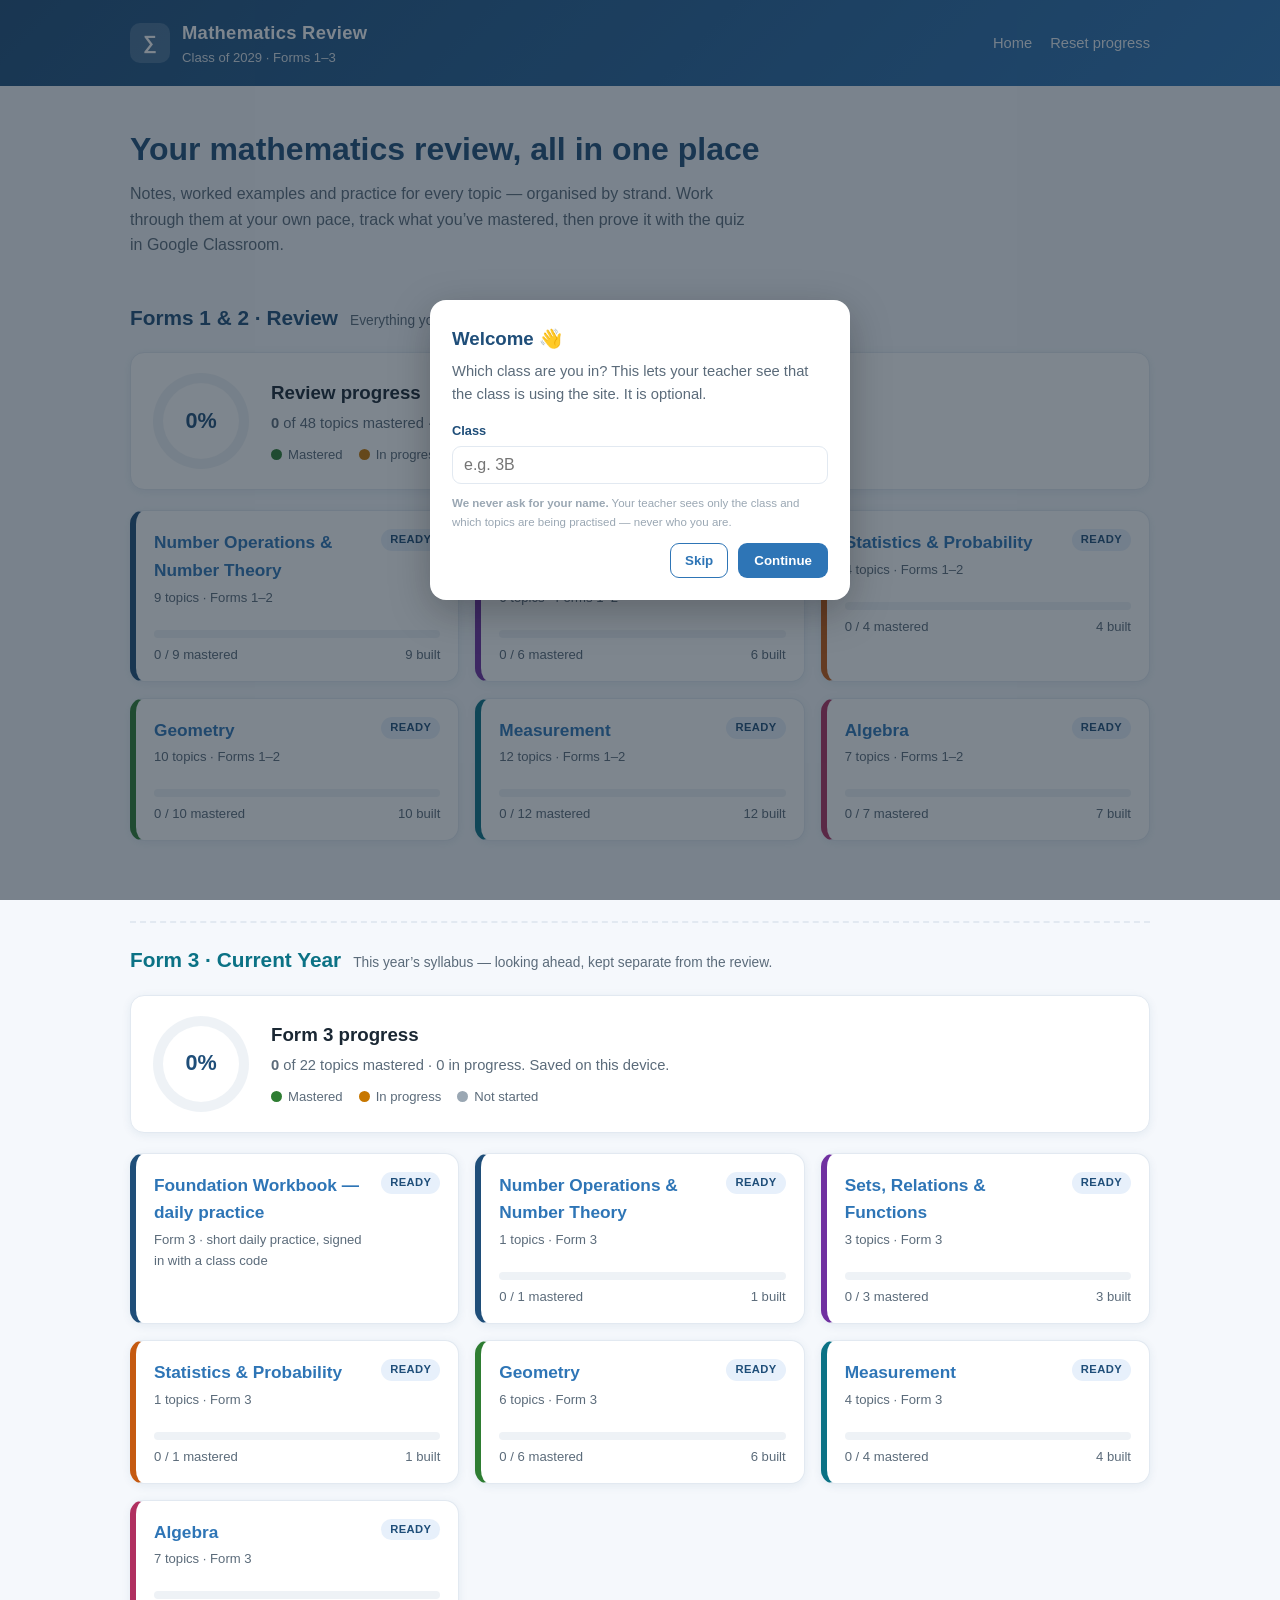
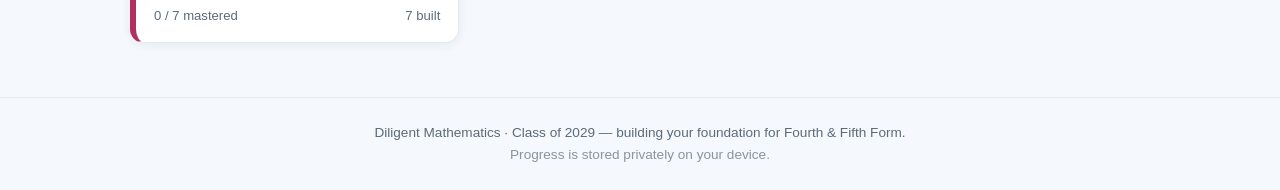
<file: index.html>
<!doctype html>
<html lang="en">
<head>
<meta charset="utf-8">
<meta name="viewport" content="width=device-width, initial-scale=1">
<title>Mathematics Review · Class of 2029</title>
<link rel="stylesheet" href="assets/style.css">
</head>
<body>
<header class="site"><div class="wrap">
  <div class="brand"><div class="logo">∑</div>
    <div><b>Mathematics Review</b><span>Class of 2029 · Forms 1–3</span></div></div>
  <nav><a href="index.html">Home</a><a href="#" onclick="Progress.reset();return false;">Reset progress</a></nav>
</div></header>

<div class="wrap">
  <section class="hero">
    <h1>Your mathematics review, all in one place</h1>
    <p>Notes, worked examples and practice for every topic — organised by strand. Work through them at your
       own pace, track what you’ve mastered, then prove it with the quiz in Google Classroom.</p>
  </section>

  <section class="group">
    <div class="grouphead"><h2>Forms 1 &amp; 2 · Review</h2>
      <span class="groupnote">Everything you should already have covered coming into Third Form.</span></div>
    <div class="overall">
      <div class="ring" id="ring-12"><b>0%</b></div>
      <div class="meta" id="meta-12"></div>
    </div>
    <div class="grid" id="grid-12"></div>
  </section>

  <section class="group form3">
    <div class="grouphead"><h2>Form 3 · Current Year</h2>
      <span class="groupnote">This year’s syllabus — looking ahead, kept separate from the review.</span></div>
    <div class="overall">
      <div class="ring" id="ring-3"><b>0%</b></div>
      <div class="meta" id="meta-3"></div>
    </div>
    <div class="grid" id="grid-3">
      <a class="scard" href="foundation/" style="--sc:var(--brand)">
        <div style="display:flex;justify-content:space-between;align-items:start;gap:8px">
          <div><h3>Foundation Workbook — daily practice</h3>
            <div class="sub">Form 3 · short daily practice, signed in with a class code</div></div>
          <span class="badge ready">Ready</span>
        </div>
      </a>
    </div>
  </section>
</div>

<footer class="site"><div class="wrap">Diligent Mathematics · Class of 2029 — building your foundation for Fourth &amp; Fifth Form.<br><span style="opacity:.7">Progress is stored privately on your device.</span></div></footer>

<script src="assets/data.js"></script>
<script src="assets/qgen.js"></script>
<script src="assets/content.js"></script>
<script src="assets/content-algebra.js"></script>
<script src="assets/content-measurement.js"></script>
<script src="assets/content-geometry.js"></script>
<script src="assets/content-sets.js"></script>
<script src="assets/content-statistics.js"></script>
<script src="assets/content-practice-tiers.js"></script>
<script src="assets/content-diagrams.js"></script>
<script src="assets/content-exam-style.js"></script>
<script src="assets/analytics.js"></script>
<script src="assets/app.js"></script>
<script>renderHome();</script>
</body>
</html>
</file>
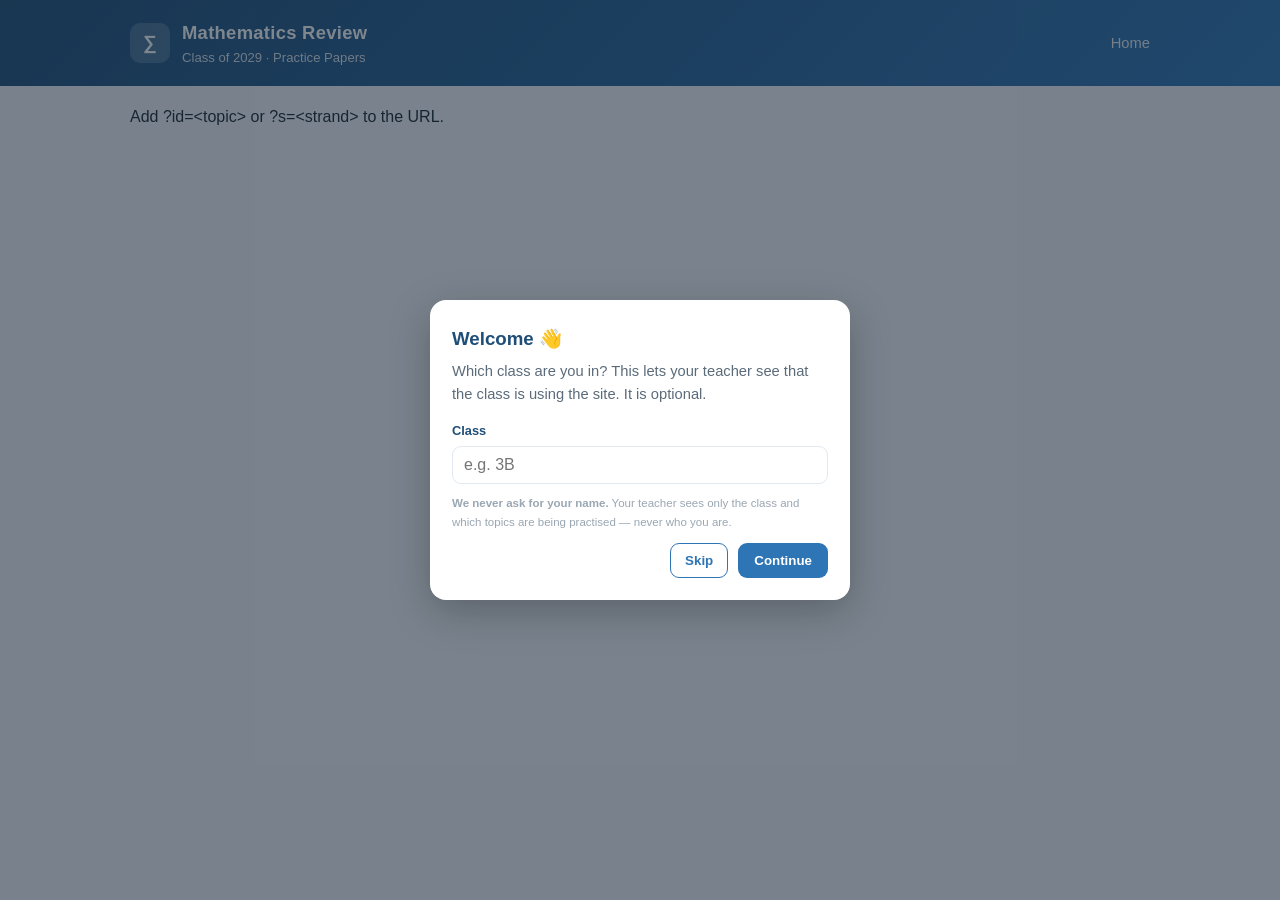
<file: paper.html>
<!doctype html>
<html lang="en">
<head>
<meta charset="utf-8">
<meta name="viewport" content="width=device-width, initial-scale=1">
<title>Practice Paper · Mathematics Review</title>
<link rel="stylesheet" href="assets/style.css">
</head>
<body>
<header class="site no-print"><div class="wrap">
  <div class="brand"><div class="logo">∑</div>
    <div><b>Mathematics Review</b><span>Class of 2029 · Practice Papers</span></div></div>
  <nav><a href="index.html">Home</a></nav>
</div></header>

<div class="wrap"><div id="paper" class="paperwrap"></div></div>

<script src="assets/data.js"></script>
<script src="assets/qgen.js"></script>
<script src="assets/content.js"></script>
<script src="assets/content-algebra.js"></script>
<script src="assets/content-measurement.js"></script>
<script src="assets/content-geometry.js"></script>
<script src="assets/content-sets.js"></script>
<script src="assets/content-statistics.js"></script>
<script src="assets/content-practice-tiers.js"></script>
<script src="assets/content-diagrams.js"></script>
<script src="assets/content-exam-style.js"></script>
<script src="assets/analytics.js"></script>
<script src="assets/paper.js"></script>
</body>
</html>
</file>
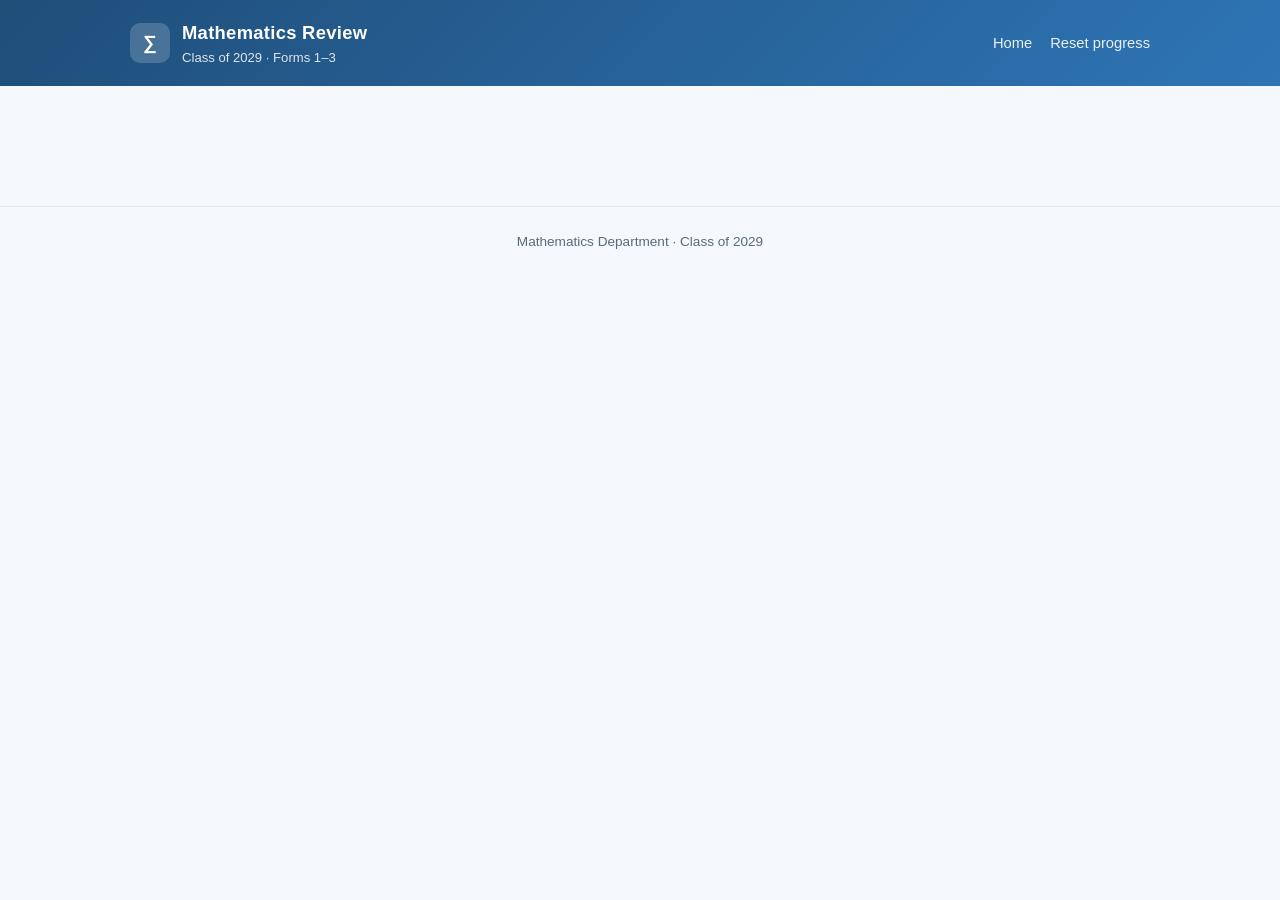
<file: strand.html>
<!doctype html>
<html lang="en">
<head>
<meta charset="utf-8">
<meta name="viewport" content="width=device-width, initial-scale=1">
<title>Strand · Mathematics Review</title>
<link rel="stylesheet" href="assets/style.css">
</head>
<body>
<header class="site"><div class="wrap">
  <div class="brand"><div class="logo">∑</div>
    <div><b>Mathematics Review</b><span>Class of 2029 · Forms 1–3</span></div></div>
  <nav><a href="index.html">Home</a><a href="#" onclick="Progress.reset();return false;">Reset progress</a></nav>
</div></header>

<div class="wrap">
  <div class="crumbs" id="crumbs"></div>
  <section class="hero" id="shead"></section>
  <ul class="tlist" id="tlist"></ul>
</div>

<footer class="site"><div class="wrap">Mathematics Department · Class of 2029</div></footer>

<script src="assets/data.js"></script>
<script src="assets/qgen.js"></script>
<script src="assets/content.js"></script>
<script src="assets/content-algebra.js"></script>
<script src="assets/content-measurement.js"></script>
<script src="assets/content-geometry.js"></script>
<script src="assets/content-sets.js"></script>
<script src="assets/content-statistics.js"></script>
<script src="assets/content-practice-tiers.js"></script>
<script src="assets/content-diagrams.js"></script>
<script src="assets/content-exam-style.js"></script>
<script src="assets/app.js"></script>
<script>renderStrand();</script>
</body>
</html>
</file>
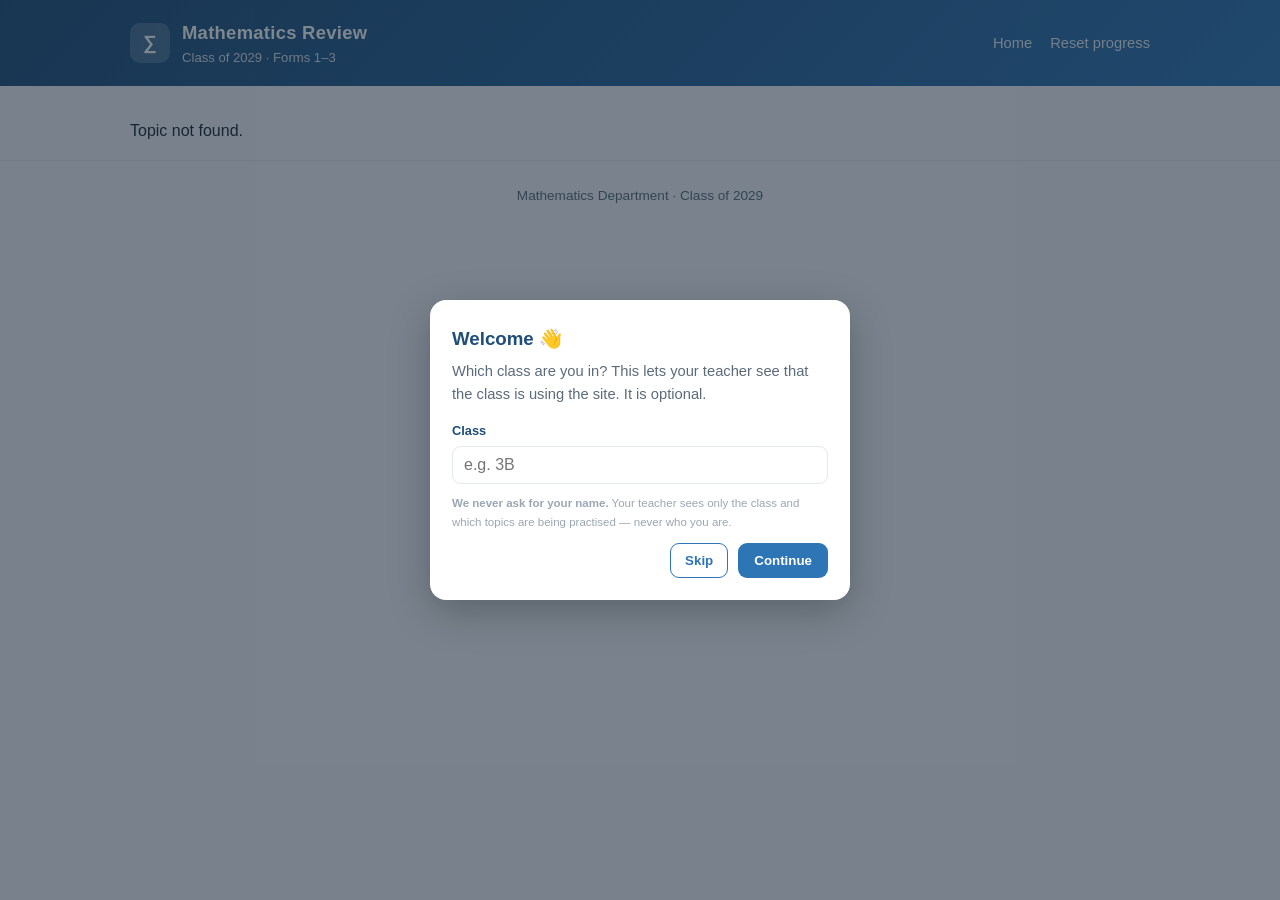
<file: topic.html>
<!doctype html>
<html lang="en">
<head>
<meta charset="utf-8">
<meta name="viewport" content="width=device-width, initial-scale=1">
<title>Topic · Mathematics Review</title>
<link rel="stylesheet" href="assets/style.css">
</head>
<body>
<header class="site"><div class="wrap">
  <div class="brand"><div class="logo">∑</div>
    <div><b>Mathematics Review</b><span>Class of 2029 · Forms 1–3</span></div></div>
  <nav><a href="index.html">Home</a><a href="#" onclick="Progress.reset();return false;">Reset progress</a></nav>
</div></header>

<div class="wrap">
  <div class="crumbs" id="crumbs"></div>
  <div class="topic" id="topic"></div>
</div>

<footer class="site"><div class="wrap">Mathematics Department · Class of 2029</div></footer>

<script src="assets/data.js"></script>
<script src="assets/qgen.js"></script>
<script src="assets/content.js"></script>
<script src="assets/content-algebra.js"></script>
<script src="assets/content-measurement.js"></script>
<script src="assets/content-geometry.js"></script>
<script src="assets/content-sets.js"></script>
<script src="assets/content-statistics.js"></script>
<script src="assets/content-practice-tiers.js"></script>
<script src="assets/content-diagrams.js"></script>
<script src="assets/content-exam-style.js"></script>
<script src="assets/analytics.js"></script>
<script src="assets/app.js"></script>
<script>renderTopic();</script>
</body>
</html>
</file>
<file: assets/style.css>
/* Mathematics Review — Class of 2029 */
:root{
  --brand:#1F4E79; --accent:#2E75B6; --ink:#1a2733; --muted:#5b6b7a;
  --bg:#f5f8fc; --card:#ffffff; --line:#e2e9f1; --shadow:0 2px 10px rgba(31,78,121,.08);
  --ok:#2e7d32; --okbg:#e8f5e9; --warn:#c77700; --warnbg:#fff4e0; --none:#9aa7b3; --nonebg:#eef2f6;
  --s1:#1F4E79; --s2:#7030A0; --s3:#C55A11; --s4:#2E7D32; --s5:#0B7285; --s6:#B03060;
  --radius:14px;
}
*{box-sizing:border-box}
body{margin:0;font-family:'Segoe UI',Roboto,Helvetica,Arial,sans-serif;color:var(--ink);
  background:var(--bg);line-height:1.6;-webkit-font-smoothing:antialiased}
a{color:var(--accent);text-decoration:none}
a:hover{text-decoration:underline}
.wrap{max-width:1060px;margin:0 auto;padding:0 20px}

/* Header */
header.site{background:linear-gradient(135deg,var(--brand),var(--accent));color:#fff;padding:18px 0}
header.site .wrap{display:flex;align-items:center;justify-content:space-between;gap:16px;flex-wrap:wrap}
header.site .brand{display:flex;align-items:center;gap:12px}
header.site .brand b{font-size:1.15rem;letter-spacing:.3px}
header.site .brand span{opacity:.85;font-size:.82rem;display:block;font-weight:400}
header.site .logo{width:40px;height:40px;border-radius:10px;background:rgba(255,255,255,.18);
  display:grid;place-items:center;font-weight:800;font-size:1.2rem}
header.site nav a{color:#fff;opacity:.9;margin-left:18px;font-size:.92rem}
.crumbs{font-size:.85rem;color:var(--muted);padding:16px 0 0}

/* Hero */
.hero{padding:34px 0 10px}
.hero h1{margin:.1em 0 .2em;font-size:2rem;color:var(--brand)}
.hero p{margin:.2em 0;color:var(--muted);max-width:70ch}

/* Overall progress */
.overall{background:var(--card);border:1px solid var(--line);border-radius:var(--radius);
  box-shadow:var(--shadow);padding:20px 22px;margin:18px 0 6px;display:flex;
  align-items:center;gap:22px;flex-wrap:wrap}
.ring{--p:0;width:96px;height:96px;border-radius:50%;flex:0 0 auto;
  background:conic-gradient(var(--ok) calc(var(--p)*1%), var(--nonebg) 0);
  display:grid;place-items:center;position:relative}
.ring::after{content:'';position:absolute;inset:10px;background:var(--card);border-radius:50%}
.ring b{position:relative;z-index:1;font-size:1.35rem;color:var(--brand)}
.overall .meta{flex:1;min-width:220px}
.overall .meta h3{margin:0 0 4px}
.overall .meta p{margin:0;color:var(--muted);font-size:.92rem}
.legend{display:flex;gap:16px;flex-wrap:wrap;font-size:.82rem;color:var(--muted);margin-top:8px}
.legend span{display:inline-flex;align-items:center;gap:6px}
.dot{width:11px;height:11px;border-radius:50%;display:inline-block}
.dot.m{background:var(--ok)}.dot.p{background:var(--warn)}.dot.n{background:var(--none)}

/* Form groups */
.group{margin:26px 0 10px;padding:4px 0}
.group.form3{border-top:2px dashed var(--line);margin-top:36px;padding-top:20px}
.grouphead{display:flex;align-items:baseline;gap:12px;flex-wrap:wrap;margin:0 0 4px}
.grouphead h2{margin:0;font-size:1.3rem;color:var(--brand)}
.group.form3 .grouphead h2{color:var(--s5)}
.groupnote{color:var(--muted);font-size:.86rem}

/* Strand grid */
.grid{display:grid;grid-template-columns:repeat(auto-fill,minmax(300px,1fr));gap:16px;margin:20px 0 40px}
.scard{background:var(--card);border:1px solid var(--line);border-left:6px solid var(--sc,var(--brand));
  border-radius:var(--radius);box-shadow:var(--shadow);padding:18px 18px 16px;transition:transform .12s,box-shadow .12s}
.scard:hover{transform:translateY(-3px);box-shadow:0 8px 22px rgba(31,78,121,.14)}
.scard h3{margin:0 0 2px;font-size:1.08rem}
.scard .sub{color:var(--muted);font-size:.82rem;margin-bottom:12px}
.scard .bar{height:8px;background:var(--nonebg);border-radius:6px;overflow:hidden;margin:10px 0 6px}
.scard .bar>i{display:block;height:100%;background:var(--ok);width:0}
.scard .stat{font-size:.82rem;color:var(--muted);display:flex;justify-content:space-between}
.badge{font-size:.7rem;font-weight:700;padding:2px 9px;border-radius:20px;text-transform:uppercase;letter-spacing:.4px}
.badge.ready{background:#e7f0fb;color:var(--brand)}
.badge.soon{background:var(--nonebg);color:var(--none)}

/* Topic list on strand page */
.tlist{list-style:none;padding:0;margin:20px 0 40px;display:grid;gap:10px}
.trow{background:var(--card);border:1px solid var(--line);border-radius:12px;padding:14px 16px;
  display:flex;align-items:center;gap:14px;box-shadow:var(--shadow)}
.trow .code{font-variant-numeric:tabular-nums;color:var(--muted);font-size:.82rem;min-width:44px}
.trow .tt{flex:1}
.trow .tt b{display:block}
.trow .tt small{color:var(--muted)}
.status{font-size:.72rem;font-weight:700;padding:4px 11px;border-radius:20px;white-space:nowrap}
.status.m{background:var(--okbg);color:var(--ok)}
.status.p{background:var(--warnbg);color:var(--warn)}
.status.n{background:var(--nonebg);color:var(--none)}
.locked{opacity:.55}

/* Topic page */
.topic h1{color:var(--brand);margin:.2em 0 .1em;font-size:1.7rem}
.tagrow{display:flex;gap:8px;flex-wrap:wrap;margin:10px 0 4px}
.tag{font-size:.74rem;font-weight:600;padding:3px 10px;border-radius:20px;background:#eef3f9;color:var(--brand)}
.tag.strand{color:#fff}
.section{background:var(--card);border:1px solid var(--line);border-radius:var(--radius);
  box-shadow:var(--shadow);padding:20px 22px;margin:16px 0}
.section h2{margin:.1em 0 .5em;font-size:1.2rem;color:var(--brand);
  border-bottom:2px solid var(--line);padding-bottom:8px}
.objlist{list-style:none;padding:0;margin:0}
.objlist li{padding:7px 0 7px 30px;position:relative}
.objlist li::before{content:'✓';position:absolute;left:0;top:7px;color:var(--accent);font-weight:800}
.chips{display:flex;gap:8px;flex-wrap:wrap}
.chip{background:#eef3f9;border:1px solid var(--line);border-radius:20px;padding:5px 12px;font-size:.82rem;color:var(--brand)}
.chip.link{cursor:pointer}
.note p{margin:.4em 0}
.note h3{color:var(--accent);margin:1em 0 .2em;font-size:1.02rem}
.note ul{margin:.3em 0}
.formula{background:#f0f6fc;border-left:4px solid var(--accent);padding:10px 14px;border-radius:8px;
  margin:12px 0;font-size:1.05rem;overflow-x:auto}
.eg{border:1px solid var(--line);border-radius:12px;margin:12px 0;overflow:hidden}
.eg .q{background:#f7fafd;padding:12px 16px;font-weight:600}
.eg .reveal{padding:0 16px;max-height:0;overflow:hidden;transition:max-height .3s ease;background:#fff}
.eg.open .reveal{max-height:1400px;padding:12px 16px}
.eg .toggle{background:none;border:none;color:var(--accent);cursor:pointer;font-weight:600;
  padding:10px 16px;font-size:.9rem}
.eg ol{margin:.2em 0 .6em 1.1em}
.eg .ans{font-weight:700;color:var(--ok)}
sup{font-size:.72em}
.frac{display:inline-flex;flex-direction:column;text-align:center;vertical-align:middle;margin:0 2px;font-size:.9em}
.frac span:first-child{border-bottom:1.5px solid currentColor;padding:0 4px}
.frac span:last-child{padding:0 4px}
/* column vector — stacked like a fraction but bracketed, with no dividing line */
.vec{display:inline-flex;flex-direction:column;text-align:center;vertical-align:middle;margin:0 3px;
     font-size:.9em;line-height:1.25;padding:2px 6px;border-left:2px solid currentColor;
     border-right:2px solid currentColor;border-radius:4px}

/* Practice */
.pq{border:1px solid var(--line);border-radius:12px;padding:14px 16px;margin:12px 0;background:#fff}
.pq .qn{font-weight:600;margin-bottom:10px}
.pq input[type=text]{padding:9px 12px;border:1.5px solid var(--line);border-radius:8px;font-size:1rem;width:180px}
.pq .opts{display:grid;gap:8px}
.pq .opts label{display:flex;gap:9px;align-items:center;padding:9px 12px;border:1.5px solid var(--line);
  border-radius:9px;cursor:pointer}
.pq .opts label:hover{border-color:var(--accent);background:#f7fafd}
.pq .fb{margin-top:9px;font-size:.9rem;font-weight:600;display:none}
.pq.correct .fb.ok{display:block;color:var(--ok)}
.pq.wrong .fb.no{display:block;color:#c0392b}
.pq .hint{font-size:.85rem;color:var(--muted);margin-top:6px;display:none}
.pq.wrong .hint{display:block}
.btn{background:var(--accent);color:#fff;border:none;border-radius:9px;padding:10px 18px;
  font-size:.95rem;font-weight:600;cursor:pointer}
.btn:hover{background:var(--brand)}
.btn.ghost{background:#fff;color:var(--accent);border:1.5px solid var(--accent)}
.btn.big{padding:12px 22px;font-size:1rem}
.btn:disabled{opacity:.5;cursor:not-allowed}
.pactions{margin-top:10px;display:flex;gap:8px;flex-wrap:wrap}
.pactions #newBtn{margin-left:auto}
.scorebox{margin:14px 0;padding:14px 16px;border-radius:12px;background:var(--nonebg);font-weight:600;display:none}
.scorebox.show{display:block}

/* Status control */
.statusctl{display:flex;gap:10px;flex-wrap:wrap;align-items:center}
.statusctl button{border:1.5px solid var(--line);background:#fff;border-radius:20px;padding:8px 16px;
  cursor:pointer;font-weight:600;font-size:.86rem;color:var(--muted)}
.statusctl button.active[data-s=mastered]{background:var(--okbg);color:var(--ok);border-color:var(--ok)}
.statusctl button.active[data-s=progress]{background:var(--warnbg);color:var(--warn);border-color:var(--warn)}
.statusctl button.active[data-s=none]{background:var(--nonebg);color:var(--ink);border-color:var(--none)}

.soonbox{background:var(--warnbg);border:1px dashed var(--warn);border-radius:12px;padding:16px 18px;color:#7a5200}
footer.site{border-top:1px solid var(--line);padding:24px 0;color:var(--muted);font-size:.85rem;text-align:center}
@media(max-width:560px){.hero h1{font-size:1.55rem}.overall{gap:14px}}

/* Practice difficulty tiers — a heading introduces each level */
.tierhead{display:flex;align-items:baseline;gap:10px;flex-wrap:wrap;
  margin:26px 0 4px;padding:9px 14px;border-radius:10px;border-left:5px solid}
.tierhead:first-child{margin-top:8px}
.tierhead b{font-size:1rem;letter-spacing:.2px}
.tierhead span{color:var(--muted);font-size:.84rem}
.tier-basic{background:#eaf6ec;border-left-color:#2e7d32}
.tier-basic b{color:#2e7d32}
.tier-intermediate{background:#e7f0fb;border-left-color:#1F4E79}
.tier-intermediate b{color:#1F4E79}
.tier-advanced{background:#fdecea;border-left-color:#b3261e}
.tier-advanced b{color:#b3261e}
@media(max-width:560px){.tierhead{flex-direction:column;gap:2px}}

/* Paper mode */
.paperwrap{margin:18px 0 60px}
.paper-controls{display:flex;gap:8px;flex-wrap:wrap;align-items:center;margin:14px 0}
.paper-controls .clock{margin-left:auto;font-weight:700;color:var(--brand);font-variant-numeric:tabular-nums}
.paper-sheet{background:#fff;border:1px solid var(--line);border-radius:12px;box-shadow:var(--shadow);
  padding:34px 40px;max-width:820px;margin:0 auto;font-family:Georgia,'Times New Roman',serif;color:#1a2733}
.paper-head{text-align:center;border-bottom:2px solid #1a2733;padding-bottom:14px;margin-bottom:18px}
.paper-code{font-size:.8rem;letter-spacing:2px;color:#5b6b7a}
.paper-head h1{font-size:1.7rem;letter-spacing:3px;margin:6px 0 2px}
.paper-head h2{font-size:1.15rem;font-weight:600;margin:2px 0;color:var(--brand)}
.paper-sub{color:#5b6b7a;font-size:.9rem;margin-bottom:10px}
.paper-meta{margin:8px auto;border-collapse:collapse;font-size:.9rem}
.paper-meta td{border:1px solid #cbd5e0;padding:5px 16px}
.paper-instr{font-size:.9rem;margin:12px 4px 0;text-align:left}
.paper-q{display:flex;gap:12px;padding:14px 0;border-bottom:1px dashed #e2e9f1;page-break-inside:avoid}
.paper-qnum{font-weight:700;min-width:26px}
.paper-qbody{flex:1;position:relative}
.paper-qtext{line-height:1.7}
.paper-opts{margin:8px 0 0;padding-left:26px}
.paper-opts li{padding:3px 0}
.paper-answerline{color:#5b6b7a;margin-top:12px;font-size:.95rem}
.paper-work{min-height:52px}
.paper-marks{position:absolute;right:0;top:0;font-weight:700;color:#5b6b7a}
.paper-key{margin-top:22px;border-top:2px solid #1a2733;padding-top:12px}
.paper-key h3{margin:.2em 0;color:var(--brand)}
.paper-key ol{padding-left:24px}
.paper-key li{padding:3px 0}
.paper-key .km{color:#9aa7b3;font-size:.8rem}
.paper-total{font-weight:700;margin-top:8px}
.paper-launch{display:inline-flex;align-items:center;gap:8px}
@media print{
  .no-print,header.site,.paper-controls,footer.site{display:none !important}
  body{background:#fff}
  .paper-sheet{box-shadow:none;border:none;max-width:none;padding:0}
  .paper-key{page-break-before:always}
}
</file>
